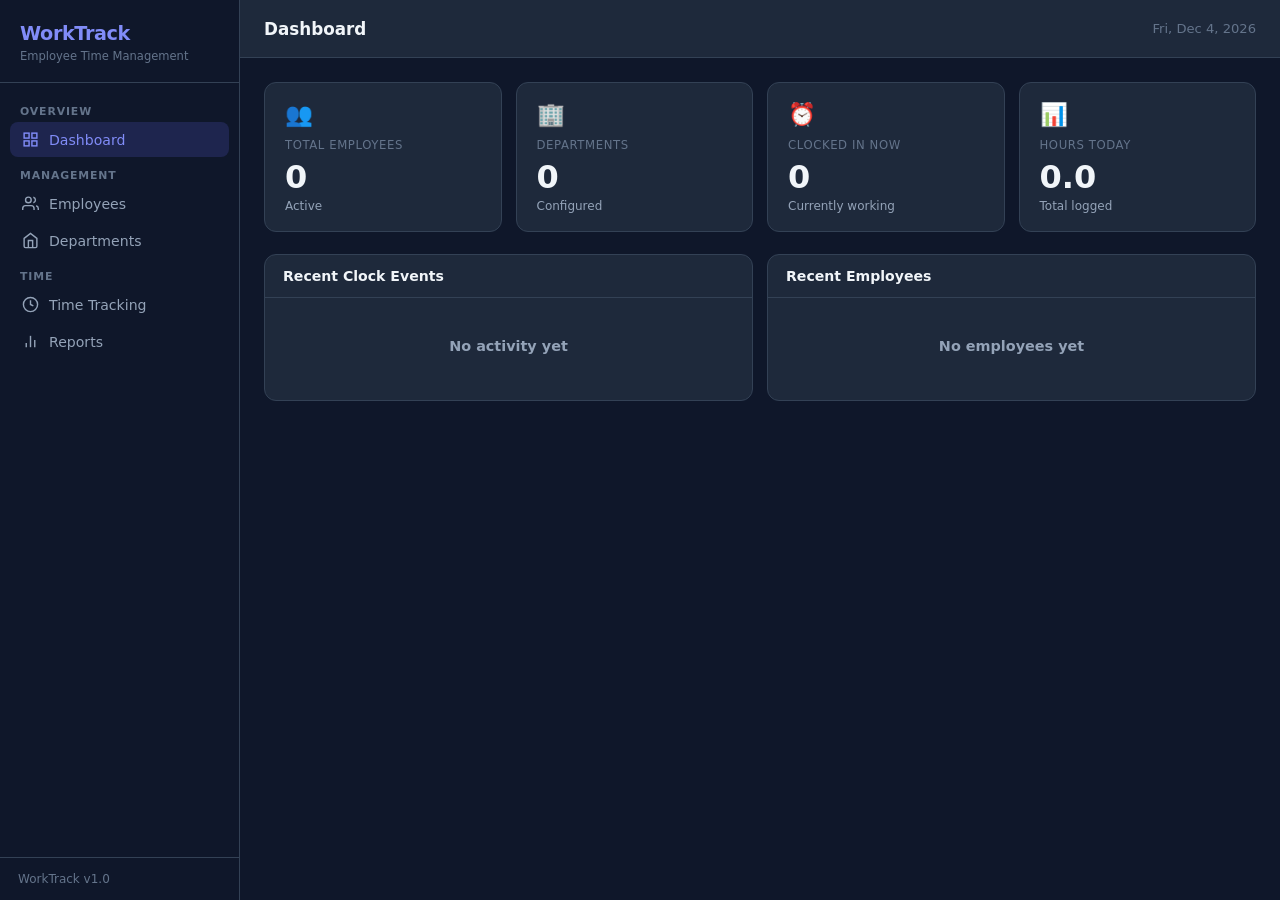
<file: index.html>
<!DOCTYPE html>
<html lang="en">
<head>
  <meta charset="UTF-8" />
  <meta name="viewport" content="width=device-width, initial-scale=1.0" />
  <title>WorkTrack – Employee Time Management</title>
  <style>
    :root {
      --sidebar-w: 240px;
      --bg0: #0f172a;
      --bg1: #1e293b;
      --bg2: #334155;
      --accent: #6366f1;
      --accent-h: #4f46e5;
      --accent-l: #818cf8;
      --text1: #f1f5f9;
      --text2: #94a3b8;
      --text3: #64748b;
      --border: #334155;
      --green: #10b981;
      --red: #ef4444;
      --yellow: #f59e0b;
    }
    *, *::before, *::after { box-sizing: border-box; margin: 0; padding: 0; }
    body { font-family: 'Segoe UI', system-ui, sans-serif; background: var(--bg0); color: var(--text1); display: flex; height: 100vh; overflow: hidden; }

    /* ── Sidebar ── */
    .sidebar { width: var(--sidebar-w); background: var(--bg0); border-right: 1px solid var(--border); display: flex; flex-direction: column; height: 100vh; flex-shrink: 0; }
    .sidebar-brand { padding: 22px 20px 18px; border-bottom: 1px solid var(--border); }
    .sidebar-brand h2 { font-size: 1.2rem; font-weight: 700; color: var(--accent-l); letter-spacing: -0.02em; }
    .sidebar-brand span { font-size: 0.72rem; color: var(--text3); }
    .sidebar-nav { flex: 1; padding: 12px 10px; overflow-y: auto; }
    .nav-label { font-size: 0.68rem; font-weight: 600; text-transform: uppercase; letter-spacing: .08em; color: var(--text3); padding: 10px 10px 4px; }
    .nav-item { display: flex; align-items: center; gap: 10px; padding: 9px 12px; border-radius: 8px; cursor: pointer; color: var(--text2); font-size: 0.88rem; transition: background .15s, color .15s; margin-bottom: 2px; user-select: none; }
    .nav-item:hover { background: var(--bg2); color: var(--text1); }
    .nav-item.active { background: rgba(99,102,241,.18); color: var(--accent-l); font-weight: 500; }
    .nav-item svg { width: 17px; height: 17px; flex-shrink: 0; }
    .sidebar-foot { padding: 14px 18px; border-top: 1px solid var(--border); font-size: 0.75rem; color: var(--text3); }

    /* ── Main ── */
    .main { flex: 1; display: flex; flex-direction: column; overflow: hidden; }
    .topbar { height: 58px; background: var(--bg1); border-bottom: 1px solid var(--border); display: flex; align-items: center; justify-content: space-between; padding: 0 24px; flex-shrink: 0; }
    .topbar-title { font-size: 1.05rem; font-weight: 600; }
    .topbar-date { font-size: 0.82rem; color: var(--text3); }
    .content { flex: 1; overflow-y: auto; padding: 24px; }

    /* ── Pages ── */
    .page { display: none; }
    .page.active { display: block; }

    /* ── Stats ── */
    .stats-grid { display: grid; grid-template-columns: repeat(auto-fit,minmax(190px,1fr)); gap: 14px; margin-bottom: 22px; }
    .stat-card { background: var(--bg1); border: 1px solid var(--border); border-radius: 12px; padding: 18px 20px; }
    .stat-icon { font-size: 1.4rem; margin-bottom: 10px; }
    .stat-label { font-size: 0.73rem; text-transform: uppercase; letter-spacing: .05em; color: var(--text3); margin-bottom: 6px; }
    .stat-value { font-size: 2rem; font-weight: 700; }
    .stat-sub { font-size: 0.75rem; color: var(--text2); margin-top: 3px; }

    /* ── Section header ── */
    .sec-header { display: flex; align-items: center; justify-content: space-between; margin-bottom: 18px; }
    .sec-title { font-size: 1.15rem; font-weight: 600; }

    /* ── Buttons ── */
    .btn { display: inline-flex; align-items: center; gap: 6px; padding: 8px 16px; border-radius: 8px; font-size: 0.855rem; font-weight: 500; cursor: pointer; border: none; transition: opacity .15s, background .15s; }
    .btn:disabled { opacity: .4; cursor: not-allowed; }
    .btn-primary { background: var(--accent); color: #fff; }
    .btn-primary:not(:disabled):hover { background: var(--accent-h); }
    .btn-secondary { background: var(--bg2); color: var(--text1); border: 1px solid var(--border); }
    .btn-secondary:not(:disabled):hover { background: #475569; }
    .btn-danger { background: rgba(239,68,68,.14); color: var(--red); border: 1px solid rgba(239,68,68,.28); }
    .btn-danger:not(:disabled):hover { background: rgba(239,68,68,.24); }
    .btn-success { background: rgba(16,185,129,.14); color: var(--green); border: 1px solid rgba(16,185,129,.28); }
    .btn-success:not(:disabled):hover { background: rgba(16,185,129,.24); }
    .btn-sm { padding: 5px 10px; font-size: 0.78rem; }
    .btn-lg { padding: 12px 28px; font-size: 1rem; }

    /* ── Table ── */
    .tbl-wrap { background: var(--bg1); border: 1px solid var(--border); border-radius: 12px; overflow: hidden; }
    .tbl-bar { padding: 14px 18px; border-bottom: 1px solid var(--border); display: flex; gap: 10px; align-items: center; flex-wrap: wrap; }
    .search-box { padding: 7px 12px; background: var(--bg0); border: 1px solid var(--border); border-radius: 7px; color: var(--text1); font-size: 0.84rem; outline: none; min-width: 220px; }
    .search-box:focus { border-color: var(--accent); }
    table { width: 100%; border-collapse: collapse; }
    thead { background: rgba(255,255,255,.025); }
    th { padding: 11px 18px; text-align: left; font-size: .72rem; font-weight: 600; text-transform: uppercase; letter-spacing: .05em; color: var(--text3); border-bottom: 1px solid var(--border); }
    td { padding: 13px 18px; font-size: .855rem; border-bottom: 1px solid rgba(51,65,85,.5); }
    tr:last-child td { border-bottom: none; }
    tr:hover td { background: rgba(255,255,255,.018); }
    .actions { display: flex; gap: 4px; }

    /* ── Badge ── */
    .badge { display: inline-flex; align-items: center; padding: 2px 10px; border-radius: 999px; font-size: .73rem; font-weight: 500; }
    .b-green { background: rgba(16,185,129,.14); color: var(--green); }
    .b-gray { background: rgba(100,116,139,.14); color: var(--text3); }
    .b-blue { background: rgba(99,102,241,.14); color: var(--accent-l); }

    /* ── Avatar ── */
    .avatar { width: 30px; height: 30px; border-radius: 50%; background: linear-gradient(135deg,var(--accent),var(--accent-l)); display: inline-flex; align-items: center; justify-content: center; font-size: .7rem; font-weight: 700; color: #fff; flex-shrink: 0; }
    .emp-cell { display: flex; align-items: center; gap: 9px; }
    .emp-name { font-weight: 500; }
    .emp-email { font-size: .73rem; color: var(--text3); }

    /* ── Modal ── */
    .overlay { position: fixed; inset: 0; background: rgba(0,0,0,.6); backdrop-filter: blur(4px); display: flex; align-items: center; justify-content: center; z-index: 900; opacity: 0; pointer-events: none; transition: opacity .18s; }
    .overlay.open { opacity: 1; pointer-events: all; }
    .modal { background: var(--bg1); border: 1px solid var(--border); border-radius: 14px; width: 500px; max-width: 95vw; max-height: 90vh; overflow-y: auto; transform: scale(.96); transition: transform .18s; }
    .overlay.open .modal { transform: scale(1); }
    .modal-head { padding: 18px 22px; border-bottom: 1px solid var(--border); display: flex; align-items: center; justify-content: space-between; }
    .modal-head h3 { font-size: 1rem; font-weight: 600; }
    .modal-x { background: none; border: none; color: var(--text3); cursor: pointer; font-size: 1.1rem; padding: 4px; border-radius: 4px; }
    .modal-x:hover { color: var(--text1); }
    .modal-body { padding: 22px; }
    .modal-foot { padding: 14px 22px; border-top: 1px solid var(--border); display: flex; justify-content: flex-end; gap: 8px; }

    /* ── Form ── */
    .fg { margin-bottom: 14px; }
    .frow { display: grid; grid-template-columns: 1fr 1fr; gap: 14px; }
    label { display: block; font-size: .75rem; font-weight: 500; color: var(--text2); text-transform: uppercase; letter-spacing: .05em; margin-bottom: 5px; }
    input, select, textarea { width: 100%; padding: 9px 13px; background: var(--bg0); border: 1px solid var(--border); border-radius: 7px; color: var(--text1); font-size: .855rem; outline: none; transition: border-color .14s; color-scheme: dark; }
    input:focus, select:focus, textarea:focus { border-color: var(--accent); }
    select { appearance: none; background-image: url("data:image/svg+xml,%3Csvg xmlns='http://www.w3.org/2000/svg' width='16' height='16' viewBox='0 0 24 24' fill='none' stroke='%2394a3b8' stroke-width='2'%3E%3Cpolyline points='6 9 12 15 18 9'/%3E%3C/svg%3E"); background-repeat: no-repeat; background-position: right 10px center; padding-right: 32px; }
    select option { background: var(--bg1); }

    /* ── Clock card ── */
    .clock-card { background: var(--bg1); border: 1px solid var(--border); border-radius: 14px; padding: 28px 24px; text-align: center; max-width: 380px; margin: 0 auto 22px; }
    .clock-time { font-size: 2.8rem; font-weight: 700; font-variant-numeric: tabular-nums; margin: 12px 0 4px; }
    .clock-date { font-size: .84rem; color: var(--text3); margin-bottom: 20px; }
    .clock-pill { display: inline-block; padding: 5px 16px; border-radius: 999px; font-size: .82rem; margin-bottom: 14px; }
    .clock-dur { font-size: .82rem; color: var(--text3); margin-bottom: 16px; min-height: 18px; }
    .clock-btns { display: flex; gap: 10px; justify-content: center; }

    /* ── Empty ── */
    .empty { text-align: center; padding: 40px; color: var(--text3); }
    .empty h3 { font-size: .9rem; color: var(--text2); margin-bottom: 6px; }
    .empty p { font-size: .82rem; }

    /* ── Dashboard panels ── */
    .panels { display: grid; grid-template-columns: 1fr 1fr; gap: 14px; }
    .panel { background: var(--bg1); border: 1px solid var(--border); border-radius: 12px; overflow: hidden; }
    .panel-head { padding: 13px 18px; border-bottom: 1px solid var(--border); font-size: .88rem; font-weight: 600; }
    .panel-row { padding: 11px 18px; border-bottom: 1px solid rgba(51,65,85,.45); display: flex; align-items: center; gap: 10px; font-size: .845rem; }
    .panel-row:last-child { border-bottom: none; }
    .pr-info { flex: 1; }
    .pr-name { font-weight: 500; }
    .pr-sub { font-size: .72rem; color: var(--text3); }
    .pr-time { font-size: .72rem; color: var(--text3); }

    /* ── Reports filter bar ── */
    .filter-bar { background: var(--bg1); border: 1px solid var(--border); border-radius: 12px; padding: 14px 18px; margin-bottom: 18px; display: flex; gap: 12px; align-items: flex-end; flex-wrap: wrap; }
    .fg-inline { display: flex; flex-direction: column; gap: 4px; }
    .fg-inline label { margin: 0; }
    .fg-inline input, .fg-inline select { width: auto; min-width: 150px; }

    /* ── Toast ── */
    .toasts { position: fixed; bottom: 22px; right: 22px; z-index: 9999; display: flex; flex-direction: column; gap: 7px; }
    .toast { background: var(--bg1); border: 1px solid var(--border); border-radius: 9px; padding: 11px 15px; font-size: .845rem; display: flex; align-items: center; gap: 9px; min-width: 230px; box-shadow: 0 4px 14px rgba(0,0,0,.35); animation: tin .25s ease; }
    .toast.success { border-left: 3px solid var(--green); }
    .toast.error   { border-left: 3px solid var(--red); }
    .toast.info    { border-left: 3px solid var(--accent); }
    @keyframes tin { from { transform: translateX(110%); opacity: 0; } to { transform: none; opacity: 1; } }
  </style>
</head>
<body>

<!-- ═══════════ SIDEBAR ═══════════ -->
<aside class="sidebar">
  <div class="sidebar-brand">
    <h2>WorkTrack</h2>
    <span>Employee Time Management</span>
  </div>
  <nav class="sidebar-nav">
    <div class="nav-label">Overview</div>
    <div class="nav-item active" data-page="dashboard" onclick="nav(this,'dashboard')">
      <svg viewBox="0 0 24 24" fill="none" stroke="currentColor" stroke-width="2"><rect x="3" y="3" width="7" height="7"/><rect x="14" y="3" width="7" height="7"/><rect x="14" y="14" width="7" height="7"/><rect x="3" y="14" width="7" height="7"/></svg>
      Dashboard
    </div>
    <div class="nav-label">Management</div>
    <div class="nav-item" data-page="employees" onclick="nav(this,'employees')">
      <svg viewBox="0 0 24 24" fill="none" stroke="currentColor" stroke-width="2"><path d="M17 21v-2a4 4 0 0 0-4-4H5a4 4 0 0 0-4 4v2"/><circle cx="9" cy="7" r="4"/><path d="M23 21v-2a4 4 0 0 0-3-3.87"/><path d="M16 3.13a4 4 0 0 1 0 7.75"/></svg>
      Employees
    </div>
    <div class="nav-item" data-page="departments" onclick="nav(this,'departments')">
      <svg viewBox="0 0 24 24" fill="none" stroke="currentColor" stroke-width="2"><path d="M3 9l9-7 9 7v11a2 2 0 0 1-2 2H5a2 2 0 0 1-2-2z"/><polyline points="9 22 9 12 15 12 15 22"/></svg>
      Departments
    </div>
    <div class="nav-label">Time</div>
    <div class="nav-item" data-page="time" onclick="nav(this,'time')">
      <svg viewBox="0 0 24 24" fill="none" stroke="currentColor" stroke-width="2"><circle cx="12" cy="12" r="10"/><polyline points="12 6 12 12 16 14"/></svg>
      Time Tracking
    </div>
    <div class="nav-item" data-page="reports" onclick="nav(this,'reports')">
      <svg viewBox="0 0 24 24" fill="none" stroke="currentColor" stroke-width="2"><line x1="18" y1="20" x2="18" y2="10"/><line x1="12" y1="20" x2="12" y2="4"/><line x1="6" y1="20" x2="6" y2="14"/></svg>
      Reports
    </div>
  </nav>
  <div class="sidebar-foot">WorkTrack v1.0</div>
</aside>

<!-- ═══════════ MAIN ═══════════ -->
<div class="main">
  <header class="topbar">
    <div class="topbar-title" id="pg-title">Dashboard</div>
    <div class="topbar-date" id="topbar-date"></div>
  </header>

  <main class="content">

    <!-- DASHBOARD -->
    <div class="page active" id="page-dashboard">
      <div class="stats-grid">
        <div class="stat-card"><div class="stat-icon">👥</div><div class="stat-label">Total Employees</div><div class="stat-value" id="s-emp">0</div><div class="stat-sub">Active</div></div>
        <div class="stat-card"><div class="stat-icon">🏢</div><div class="stat-label">Departments</div><div class="stat-value" id="s-dept">0</div><div class="stat-sub">Configured</div></div>
        <div class="stat-card"><div class="stat-icon">⏰</div><div class="stat-label">Clocked In Now</div><div class="stat-value" id="s-in">0</div><div class="stat-sub">Currently working</div></div>
        <div class="stat-card"><div class="stat-icon">📊</div><div class="stat-label">Hours Today</div><div class="stat-value" id="s-hrs">0</div><div class="stat-sub">Total logged</div></div>
      </div>
      <div class="panels">
        <div class="panel"><div class="panel-head">Recent Clock Events</div><div id="d-events"><div class="empty"><h3>No activity yet</h3></div></div></div>
        <div class="panel"><div class="panel-head">Recent Employees</div><div id="d-emps"><div class="empty"><h3>No employees yet</h3></div></div></div>
      </div>
    </div>

    <!-- EMPLOYEES -->
    <div class="page" id="page-employees">
      <div class="sec-header">
        <h2 class="sec-title">Employees</h2>
        <button class="btn btn-primary" onclick="openEmpModal()">
          <svg width="15" height="15" viewBox="0 0 24 24" fill="none" stroke="currentColor" stroke-width="2.5"><line x1="12" y1="5" x2="12" y2="19"/><line x1="5" y1="12" x2="19" y2="12"/></svg>
          Add Employee
        </button>
      </div>
      <div class="tbl-wrap">
        <div class="tbl-bar">
          <input class="search-box" type="text" placeholder="Search by name, title, email…" oninput="searchEmps(this.value)" />
          <select id="dept-filter" onchange="deptFilter(this.value)" style="width:auto;min-width:160px;">
            <option value="">All Departments</option>
          </select>
        </div>
        <table><thead><tr><th>Employee</th><th>Job Title</th><th>Department</th><th>Manager</th><th>Status</th><th>Actions</th></tr></thead>
        <tbody id="emp-tbody"></tbody></table>
      </div>
    </div>

    <!-- DEPARTMENTS -->
    <div class="page" id="page-departments">
      <div class="sec-header">
        <h2 class="sec-title">Departments</h2>
        <button class="btn btn-primary" onclick="openDeptModal()">
          <svg width="15" height="15" viewBox="0 0 24 24" fill="none" stroke="currentColor" stroke-width="2.5"><line x1="12" y1="5" x2="12" y2="19"/><line x1="5" y1="12" x2="19" y2="12"/></svg>
          Add Department
        </button>
      </div>
      <div class="tbl-wrap">
        <table><thead><tr><th>Name</th><th>Description</th><th>Employees</th><th>Actions</th></tr></thead>
        <tbody id="dept-tbody"></tbody></table>
      </div>
    </div>

    <!-- TIME TRACKING -->
    <div class="page" id="page-time">
      <div class="sec-header"><h2 class="sec-title">Time Tracking</h2></div>
      <div class="clock-card">
        <div class="clock-time" id="clk-time">00:00:00</div>
        <div class="clock-date" id="clk-date"></div>
        <div class="fg" style="text-align:left;margin-bottom:14px;">
          <label>Select Employee</label>
          <select id="clk-emp" onchange="refreshClockUI()"><option value="">— choose —</option></select>
        </div>
        <div class="clock-pill" id="clk-pill" style="display:none"></div>
        <div class="clock-dur" id="clk-dur"></div>
        <div class="clock-btns">
          <button class="btn btn-success btn-lg" id="btn-in" onclick="clockIn()" disabled>Clock In</button>
          <button class="btn btn-danger btn-lg" id="btn-out" onclick="clockOut()" disabled>Clock Out</button>
        </div>
      </div>
      <div class="tbl-wrap">
        <div class="tbl-bar" style="justify-content:space-between;">
          <strong style="font-size:.88rem;">Today's Records</strong>
          <span id="today-total" style="font-size:.82rem;color:var(--text3);"></span>
        </div>
        <table><thead><tr><th>Employee</th><th>Clock In</th><th>Clock Out</th><th>Duration</th><th>Status</th></tr></thead>
        <tbody id="time-tbody"></tbody></table>
      </div>
    </div>

    <!-- REPORTS -->
    <div class="page" id="page-reports">
      <div class="sec-header">
        <h2 class="sec-title">Reports</h2>
        <button class="btn btn-secondary" onclick="exportCSV()">
          <svg width="15" height="15" viewBox="0 0 24 24" fill="none" stroke="currentColor" stroke-width="2"><path d="M21 15v4a2 2 0 0 1-2 2H5a2 2 0 0 1-2-2v-4"/><polyline points="7 10 12 15 17 10"/><line x1="12" y1="15" x2="12" y2="3"/></svg>
          Export CSV
        </button>
      </div>
      <div class="filter-bar">
        <div class="fg-inline"><label>From</label><input type="date" id="r-from" onchange="runReport()" /></div>
        <div class="fg-inline"><label>To</label><input type="date" id="r-to" onchange="runReport()" /></div>
        <div class="fg-inline"><label>Employee</label><select id="r-emp" onchange="runReport()"><option value="">All</option></select></div>
        <div class="fg-inline"><label>Department</label><select id="r-dept" onchange="runReport()"><option value="">All</option></select></div>
      </div>
      <div class="tbl-wrap">
        <table><thead><tr><th>Employee</th><th>Department</th><th>Date</th><th>Clock In</th><th>Clock Out</th><th>Hours</th></tr></thead>
        <tbody id="rep-tbody"></tbody></table>
        <div id="rep-summary" style="padding:13px 18px;border-top:1px solid var(--border);font-size:.82rem;color:var(--text3);"></div>
      </div>
    </div>

  </main>
</div>

<!-- ═══════════ MODALS ═══════════ -->

<!-- Employee modal -->
<div class="overlay" id="m-emp">
  <div class="modal">
    <div class="modal-head"><h3 id="m-emp-title">Add Employee</h3><button class="modal-x" onclick="closeM('m-emp')">✕</button></div>
    <div class="modal-body">
      <input type="hidden" id="e-id"/>
      <div class="frow">
        <div class="fg"><label>First Name *</label><input id="e-fn" placeholder="First"/></div>
        <div class="fg"><label>Last Name *</label><input id="e-ln" placeholder="Last"/></div>
      </div>
      <div class="fg"><label>Email *</label><input id="e-email" type="email" placeholder="email@company.com"/></div>
      <div class="fg"><label>Job Title *</label><input id="e-title" placeholder="e.g. Software Engineer"/></div>
      <div class="frow">
        <div class="fg"><label>Department</label><select id="e-dept"><option value="">— None —</option></select></div>
        <div class="fg"><label>Manager</label><select id="e-mgr"><option value="">— None —</option></select></div>
      </div>
      <div class="frow">
        <div class="fg"><label>Hire Date</label><input id="e-hire" type="date"/></div>
        <div class="fg"><label>Status</label><select id="e-status"><option value="active">Active</option><option value="inactive">Inactive</option></select></div>
      </div>
    </div>
    <div class="modal-foot">
      <button class="btn btn-secondary" onclick="closeM('m-emp')">Cancel</button>
      <button class="btn btn-primary" onclick="saveEmp()">Save Employee</button>
    </div>
  </div>
</div>

<!-- Department modal -->
<div class="overlay" id="m-dept">
  <div class="modal" style="width:420px;">
    <div class="modal-head"><h3 id="m-dept-title">Add Department</h3><button class="modal-x" onclick="closeM('m-dept')">✕</button></div>
    <div class="modal-body">
      <input type="hidden" id="d-id"/>
      <div class="fg"><label>Department Name *</label><input id="d-name" placeholder="e.g. Engineering"/></div>
      <div class="fg"><label>Description</label><textarea id="d-desc" rows="3" placeholder="Brief description…"></textarea></div>
    </div>
    <div class="modal-foot">
      <button class="btn btn-secondary" onclick="closeM('m-dept')">Cancel</button>
      <button class="btn btn-primary" onclick="saveDept()">Save Department</button>
    </div>
  </div>
</div>

<!-- Confirm modal -->
<div class="overlay" id="m-confirm">
  <div class="modal" style="width:380px;">
    <div class="modal-head"><h3>Confirm Delete</h3><button class="modal-x" onclick="closeM('m-confirm')">✕</button></div>
    <div class="modal-body"><p id="confirm-msg" style="color:var(--text2);font-size:.88rem;line-height:1.5;"></p></div>
    <div class="modal-foot">
      <button class="btn btn-secondary" onclick="closeM('m-confirm')">Cancel</button>
      <button class="btn btn-danger" id="confirm-ok">Delete</button>
    </div>
  </div>
</div>

<!-- Toasts -->
<div class="toasts" id="toasts"></div>

<script>
// ─────────────────────────── DATA ───────────────────────────
const KEY = k => 'wt_' + k;
const load = k => JSON.parse(localStorage.getItem(KEY(k)) || '[]');
const dump = (k,v) => localStorage.setItem(KEY(k), JSON.stringify(v));

let depts = load('depts');
let emps  = load('emps');
let recs  = load('recs');

function persist() { dump('depts',depts); dump('emps',emps); dump('recs',recs); }
function uid() { return Date.now().toString(36) + Math.random().toString(36).slice(2,6); }

// ─────────────────────────── NAVIGATION ───────────────────────────
const titles = { dashboard:'Dashboard', employees:'Employees', departments:'Departments', time:'Time Tracking', reports:'Reports' };

function nav(el, page) {
  document.querySelectorAll('.page').forEach(p => p.classList.remove('active'));
  document.querySelectorAll('.nav-item').forEach(n => n.classList.remove('active'));
  document.getElementById('page-' + page).classList.add('active');
  el.classList.add('active');
  document.getElementById('pg-title').textContent = titles[page];
  if (page === 'dashboard')   renderDash();
  if (page === 'employees')   renderEmps();
  if (page === 'departments') renderDepts();
  if (page === 'time')        renderTime();
  if (page === 'reports')     initReports();
}

// ─────────────────────────── CLOCK ───────────────────────────
function tick() {
  const n = new Date();
  const el = document.getElementById('clk-time');
  if (el) el.textContent = n.toLocaleTimeString('en-US',{hour12:false});
  document.getElementById('clk-date').textContent = n.toLocaleDateString('en-US',{weekday:'long',year:'numeric',month:'long',day:'numeric'});
  document.getElementById('topbar-date').textContent = n.toLocaleDateString('en-US',{weekday:'short',month:'short',day:'numeric',year:'numeric'});
  refreshDur();
}
setInterval(tick, 1000); tick();

// ─────────────────────────── TOAST ───────────────────────────
function toast(msg, type='info') {
  const c = document.getElementById('toasts');
  const t = document.createElement('div');
  t.className = 'toast ' + type;
  t.innerHTML = `<span>${{success:'✓',error:'✕',info:'ℹ'}[type]||'ℹ'}</span><span>${esc(msg)}</span>`;
  c.appendChild(t);
  setTimeout(() => t.remove(), 3000);
}

// ─────────────────────────── MODALS ───────────────────────────
function openM(id) { document.getElementById(id).classList.add('open'); }
function closeM(id) { document.getElementById(id).classList.remove('open'); }
function confirm(msg, cb) {
  document.getElementById('confirm-msg').textContent = msg;
  document.getElementById('confirm-ok').onclick = () => { cb(); closeM('m-confirm'); };
  openM('m-confirm');
}

// ─────────────────────────── HELPERS ───────────────────────────
function esc(s) { return String(s||'').replace(/&/g,'&amp;').replace(/</g,'&lt;').replace(/>/g,'&gt;').replace(/"/g,'&quot;'); }
function today() { return new Date().toISOString().split('T')[0]; }
function fmtTime(iso) { return new Date(iso).toLocaleTimeString('en-US',{hour:'2-digit',minute:'2-digit',hour12:true}); }
function duration(a,b) { const ms=new Date(b)-new Date(a); return `${Math.floor(ms/3600000)}h ${Math.floor((ms%3600000)/60000)}m`; }
function initials(fn,ln) { return ((fn||'?')[0]+(ln||'?')[0]).toUpperCase(); }

function setSelect(id, opts, val='') {
  const s = document.getElementById(id);
  const ph = s.options[0].textContent;
  s.innerHTML = `<option value="">${ph}</option>`;
  opts.forEach(o => { const opt=document.createElement('option'); opt.value=o.v; opt.textContent=o.l; s.appendChild(opt); });
  s.value = val;
}

// ─────────────────────────── DEPARTMENTS ───────────────────────────
function openDeptModal(id=null) {
  document.getElementById('d-id').value = '';
  document.getElementById('d-name').value = '';
  document.getElementById('d-desc').value = '';
  document.getElementById('m-dept-title').textContent = 'Add Department';
  if (id) {
    const d = depts.find(x=>x.id===id);
    if (d) { document.getElementById('d-id').value=d.id; document.getElementById('d-name').value=d.name; document.getElementById('d-desc').value=d.desc||''; document.getElementById('m-dept-title').textContent='Edit Department'; }
  }
  openM('m-dept');
}

function saveDept() {
  const name = document.getElementById('d-name').value.trim();
  if (!name) { toast('Name is required','error'); return; }
  const id = document.getElementById('d-id').value;
  const obj = { id: id||uid(), name, desc: document.getElementById('d-desc').value.trim(), createdAt: id?(depts.find(x=>x.id===id)?.createdAt||new Date().toISOString()):new Date().toISOString() };
  if (id) { depts = depts.map(d=>d.id===id?obj:d); toast('Department updated','success'); }
  else     { depts.push(obj); toast('Department added','success'); }
  persist(); closeM('m-dept'); renderDepts(); syncDropdowns();
}

function delDept(id) {
  const d = depts.find(x=>x.id===id);
  const n = emps.filter(e=>e.deptId===id).length;
  confirm(`Delete "${d.name}"?${n?` ${n} employee(s) will be unassigned.`:''}`, () => {
    depts = depts.filter(x=>x.id!==id);
    emps  = emps.map(e=>e.deptId===id?{...e,deptId:''}:e);
    persist(); renderDepts(); syncDropdowns(); toast('Deleted','success');
  });
}

function renderDepts() {
  const tb = document.getElementById('dept-tbody');
  if (!depts.length) { tb.innerHTML='<tr><td colspan="4"><div class="empty"><h3>No departments yet</h3><p>Click "Add Department"</p></div></td></tr>'; return; }
  tb.innerHTML = depts.map(d => {
    const c = emps.filter(e=>e.deptId===d.id).length;
    return `<tr>
      <td><strong>${esc(d.name)}</strong></td>
      <td style="color:var(--text2)">${esc(d.desc||'—')}</td>
      <td>${c} employee${c!==1?'s':''}</td>
      <td><div class="actions">
        <button class="btn btn-secondary btn-sm" onclick="openDeptModal('${d.id}')">Edit</button>
        <button class="btn btn-danger btn-sm" onclick="delDept('${d.id}')">Delete</button>
      </div></td>
    </tr>`;
  }).join('');
}

// ─────────────────────────── EMPLOYEES ───────────────────────────
let empSearch='', empDept='';

function openEmpModal(id=null) {
  ['e-id','e-fn','e-ln','e-email','e-title'].forEach(x=>document.getElementById(x).value='');
  document.getElementById('e-hire').value = today();
  document.getElementById('e-status').value = 'active';
  document.getElementById('m-emp-title').textContent = 'Add Employee';
  setSelect('e-dept', depts.map(d=>({v:d.id,l:d.name})), '');
  setSelect('e-mgr',  emps.filter(e=>e.id!==id).map(e=>({v:e.id,l:`${e.fn} ${e.ln}`})), '');
  if (id) {
    const e = emps.find(x=>x.id===id);
    if (e) {
      document.getElementById('e-id').value    = e.id;
      document.getElementById('e-fn').value    = e.fn;
      document.getElementById('e-ln').value    = e.ln;
      document.getElementById('e-email').value = e.email;
      document.getElementById('e-title').value = e.title;
      document.getElementById('e-dept').value  = e.deptId||'';
      document.getElementById('e-mgr').value   = e.mgrId||'';
      document.getElementById('e-hire').value  = e.hire||'';
      document.getElementById('e-status').value= e.status||'active';
      document.getElementById('m-emp-title').textContent = 'Edit Employee';
    }
  }
  openM('m-emp');
}

function saveEmp() {
  const fn=document.getElementById('e-fn').value.trim(), ln=document.getElementById('e-ln').value.trim();
  const email=document.getElementById('e-email').value.trim(), title=document.getElementById('e-title').value.trim();
  if (!fn||!ln) { toast('First and last name required','error'); return; }
  if (!email)   { toast('Email required','error'); return; }
  if (!title)   { toast('Job title required','error'); return; }
  const id = document.getElementById('e-id').value;
  const obj = { id:id||uid(), fn, ln, email, title, deptId:document.getElementById('e-dept').value, mgrId:document.getElementById('e-mgr').value, hire:document.getElementById('e-hire').value, status:document.getElementById('e-status').value, createdAt:id?(emps.find(x=>x.id===id)?.createdAt||new Date().toISOString()):new Date().toISOString() };
  if (id) { emps=emps.map(e=>e.id===id?obj:e); toast('Employee updated','success'); }
  else    { emps.push(obj); toast('Employee added','success'); }
  persist(); closeM('m-emp'); renderEmps(); syncDropdowns();
}

function delEmp(id) {
  const e = emps.find(x=>x.id===id);
  confirm(`Delete "${e.fn} ${e.ln}"? Their time records will also be removed.`, () => {
    emps = emps.filter(x=>x.id!==id).map(x=>x.mgrId===id?{...x,mgrId:''}:x);
    recs = recs.filter(r=>r.empId!==id);
    persist(); renderEmps(); syncDropdowns(); toast('Deleted','success');
  });
}

function searchEmps(v) { empSearch=v.toLowerCase(); renderEmps(); }
function deptFilter(v) { empDept=v; renderEmps(); }

function renderEmps() {
  const tb = document.getElementById('emp-tbody');
  const list = emps.filter(e => {
    const m = `${e.fn} ${e.ln} ${e.email} ${e.title}`.toLowerCase().includes(empSearch);
    return m && (!empDept || e.deptId===empDept);
  });
  if (!list.length) { tb.innerHTML=`<tr><td colspan="6"><div class="empty"><h3>${emps.length?'No results':'No employees yet'}</h3><p>${emps.length?'Try adjusting your search':'Click "Add Employee"'}</p></div></td></tr>`; return; }
  tb.innerHTML = list.map(e => {
    const dept = depts.find(d=>d.id===e.deptId);
    const mgr  = emps.find(x=>x.id===e.mgrId);
    return `<tr>
      <td><div class="emp-cell"><div class="avatar">${initials(e.fn,e.ln)}</div><div><div class="emp-name">${esc(e.fn)} ${esc(e.ln)}</div><div class="emp-email">${esc(e.email)}</div></div></div></td>
      <td style="color:var(--text2)">${esc(e.title)}</td>
      <td>${dept?esc(dept.name):'<span style="color:var(--text3)">Unassigned</span>'}</td>
      <td>${mgr?`${esc(mgr.fn)} ${esc(mgr.ln)}`:'<span style="color:var(--text3)">—</span>'}</td>
      <td><span class="badge ${e.status==='active'?'b-green':'b-gray'}">${e.status==='active'?'Active':'Inactive'}</span></td>
      <td><div class="actions">
        <button class="btn btn-secondary btn-sm" onclick="openEmpModal('${e.id}')">Edit</button>
        <button class="btn btn-danger btn-sm" onclick="delEmp('${e.id}')">Delete</button>
      </div></td>
    </tr>`;
  }).join('');
}

// ─────────────────────────── TIME TRACKING ───────────────────────────
function activeRecord(empId) { return recs.find(r=>r.empId===empId&&r.date===today()&&!r.out); }

function refreshClockUI() {
  const id = document.getElementById('clk-emp').value;
  const pill = document.getElementById('clk-pill');
  const btnIn = document.getElementById('btn-in');
  const btnOut = document.getElementById('btn-out');
  if (!id) { btnIn.disabled=true; btnOut.disabled=true; pill.style.display='none'; return; }
  const ar = activeRecord(id);
  pill.style.display = 'inline-block';
  if (ar) {
    btnIn.disabled=true; btnOut.disabled=false;
    pill.textContent='● Clocked In'; pill.style.background='rgba(16,185,129,.15)'; pill.style.color='var(--green)';
  } else {
    btnIn.disabled=false; btnOut.disabled=true;
    pill.textContent='○ Not Clocked In'; pill.style.background='rgba(100,116,139,.12)'; pill.style.color='var(--text3)';
  }
}

function refreshDur() {
  const id = document.getElementById('clk-emp')?.value;
  const el = document.getElementById('clk-dur');
  if (!el) return;
  if (!id) { el.textContent=''; return; }
  const ar = activeRecord(id);
  if (!ar) { el.textContent=''; return; }
  const ms = Date.now()-new Date(ar.in).getTime();
  const h=Math.floor(ms/3600000), m=Math.floor((ms%3600000)/60000), s=Math.floor((ms%60000)/1000);
  el.textContent = `Working for: ${String(h).padStart(2,'0')}:${String(m).padStart(2,'0')}:${String(s).padStart(2,'0')}`;
}

function clockIn() {
  const id = document.getElementById('clk-emp').value;
  if (!id) { toast('Select an employee','error'); return; }
  recs.push({ id:uid(), empId:id, date:today(), in:new Date().toISOString(), out:null });
  persist(); refreshClockUI(); renderTodayRecs();
  const e=emps.find(x=>x.id===id); toast(`${e.fn} clocked in`,'success');
}

function clockOut() {
  const id = document.getElementById('clk-emp').value;
  const i = recs.findIndex(r=>r.empId===id&&r.date===today()&&!r.out);
  if (i===-1) { toast('No active session','error'); return; }
  recs[i].out = new Date().toISOString();
  persist(); refreshClockUI(); renderTodayRecs();
  const e=emps.find(x=>x.id===id); toast(`${e.fn} clocked out — ${duration(recs[i].in,recs[i].out)}`,'success');
}

function renderTodayRecs() {
  const tb = document.getElementById('time-tbody');
  const today_ = today();
  const list = recs.filter(r=>r.date===today_).sort((a,b)=>new Date(b.in)-new Date(a.in));
  if (!list.length) { tb.innerHTML='<tr><td colspan="5"><div class="empty"><h3>No records today</h3></div></td></tr>'; document.getElementById('today-total').textContent=''; return; }
  let totalMs=0;
  tb.innerHTML = list.map(r => {
    const e=emps.find(x=>x.id===r.empId);
    if (r.out) totalMs+=new Date(r.out)-new Date(r.in);
    return `<tr>
      <td><div class="emp-cell"><div class="avatar" style="font-size:.65rem;">${e?initials(e.fn,e.ln):'?'}</div><span>${e?esc(e.fn+' '+e.ln):'Unknown'}</span></div></td>
      <td>${fmtTime(r.in)}</td>
      <td>${r.out?fmtTime(r.out):'—'}</td>
      <td>${r.out?duration(r.in,r.out):'In progress'}</td>
      <td>${r.out?'<span class="badge b-gray">Done</span>':'<span class="badge b-blue">Active</span>'}</td>
    </tr>`;
  }).join('');
  document.getElementById('today-total').textContent = `Total: ${(totalMs/3600000).toFixed(1)} hrs`;
}

function renderTime() {
  setSelect('clk-emp', emps.filter(e=>e.status==='active').map(e=>({v:e.id,l:`${e.fn} ${e.ln}`})), '');
  refreshClockUI(); renderTodayRecs();
}

// ─────────────────────────── REPORTS ───────────────────────────
function initReports() {
  const t=today(), w=new Date(Date.now()-7*86400000).toISOString().split('T')[0];
  document.getElementById('r-from').value=w;
  document.getElementById('r-to').value=t;
  setSelect('r-emp',  emps.map(e=>({v:e.id,l:`${e.fn} ${e.ln}`})), '');
  setSelect('r-dept', depts.map(d=>({v:d.id,l:d.name})), '');
  runReport();
}

function runReport() {
  const from=document.getElementById('r-from').value, to=document.getElementById('r-to').value;
  const eF=document.getElementById('r-emp').value, dF=document.getElementById('r-dept').value;
  const tb=document.getElementById('rep-tbody');
  let list=recs.filter(r=>{
    if(from&&r.date<from)return false;
    if(to&&r.date>to)return false;
    if(eF&&r.empId!==eF)return false;
    if(dF){const e=emps.find(x=>x.id===r.empId);if(!e||e.deptId!==dF)return false;}
    return true;
  }).sort((a,b)=>new Date(b.in)-new Date(a.in));
  if(!list.length){tb.innerHTML='<tr><td colspan="6"><div class="empty"><h3>No records</h3><p>Adjust filters</p></div></td></tr>';document.getElementById('rep-summary').textContent='';return;}
  let totalMs=0;
  tb.innerHTML=list.map(r=>{
    const e=emps.find(x=>x.id===r.empId),d=depts.find(x=>x.id===e?.deptId);
    if(r.out)totalMs+=new Date(r.out)-new Date(r.in);
    return `<tr><td>${e?esc(e.fn+' '+e.ln):'Unknown'}</td><td>${d?esc(d.name):'—'}</td><td>${r.date}</td><td>${fmtTime(r.in)}</td><td>${r.out?fmtTime(r.out):'<span class="badge b-blue">Active</span>'}</td><td>${r.out?duration(r.in,r.out):'—'}</td></tr>`;
  }).join('');
  document.getElementById('rep-summary').textContent=`${list.length} record(s) — Total: ${(totalMs/3600000).toFixed(1)} hrs`;
}

function exportCSV() {
  const rows=[['Employee','Department','Date','Clock In','Clock Out','Hours']];
  recs.forEach(r=>{
    const e=emps.find(x=>x.id===r.empId),d=depts.find(x=>x.id===e?.deptId);
    rows.push([e?`${e.fn} ${e.ln}`:'Unknown',d?d.name:'',r.date,fmtTime(r.in),r.out?fmtTime(r.out):'Active',r.out?duration(r.in,r.out):'']);
  });
  const csv=rows.map(r=>r.map(c=>`"${String(c).replace(/"/g,'""')}"`).join(',')).join('\n');
  const a=Object.assign(document.createElement('a'),{href:URL.createObjectURL(new Blob([csv],{type:'text/csv'})),download:`worktrack-${today()}.csv`});
  a.click(); toast('Exported','success');
}

// ─────────────────────────── DASHBOARD ───────────────────────────
function renderDash() {
  document.getElementById('s-emp').textContent  = emps.filter(e=>e.status==='active').length;
  document.getElementById('s-dept').textContent = depts.length;
  const t=today();
  document.getElementById('s-in').textContent   = recs.filter(r=>r.date===t&&!r.out).length;
  const ms=recs.filter(r=>r.date===t&&r.out).reduce((a,r)=>a+(new Date(r.out)-new Date(r.in)),0);
  document.getElementById('s-hrs').textContent  = (ms/3600000).toFixed(1);

  const evEl=document.getElementById('d-events');
  const recent=[...recs].sort((a,b)=>new Date(b.in)-new Date(a.in)).slice(0,5);
  evEl.innerHTML = recent.length ? recent.map(r=>{
    const e=emps.find(x=>x.id===r.empId);
    return `<div class="panel-row"><div class="avatar" style="font-size:.65rem;">${e?initials(e.fn,e.ln):'?'}</div><div class="pr-info"><div class="pr-name">${e?esc(e.fn+' '+e.ln):'Unknown'}</div><div class="pr-sub">${r.out?'Clocked out':'Clocked in'}</div></div><div class="pr-time">${fmtTime(r.in)}</div></div>`;
  }).join('') : '<div class="empty"><h3>No activity yet</h3></div>';

  const emEl=document.getElementById('d-emps');
  const rEmp=[...emps].sort((a,b)=>new Date(b.createdAt)-new Date(a.createdAt)).slice(0,5);
  emEl.innerHTML = rEmp.length ? rEmp.map(e=>{
    const d=depts.find(x=>x.id===e.deptId);
    return `<div class="panel-row"><div class="avatar" style="font-size:.65rem;">${initials(e.fn,e.ln)}</div><div class="pr-info"><div class="pr-name">${esc(e.fn)} ${esc(e.ln)}</div><div class="pr-sub">${esc(e.title)}${d?' · '+esc(d.name):''}</div></div></div>`;
  }).join('') : '<div class="empty"><h3>No employees yet</h3></div>';
}

// ─────────────────────────── SYNC DROPDOWNS ───────────────────────────
function syncDropdowns() {
  const df=document.getElementById('dept-filter');
  const cur=df.value;
  df.innerHTML='<option value="">All Departments</option>';
  depts.forEach(d=>{const o=document.createElement('option');o.value=d.id;o.textContent=d.name;df.appendChild(o);});
  df.value=cur;
}

// ─────────────────────────── INIT ───────────────────────────
renderDash();
syncDropdowns();
</script>
</body>
</html>
</file>
